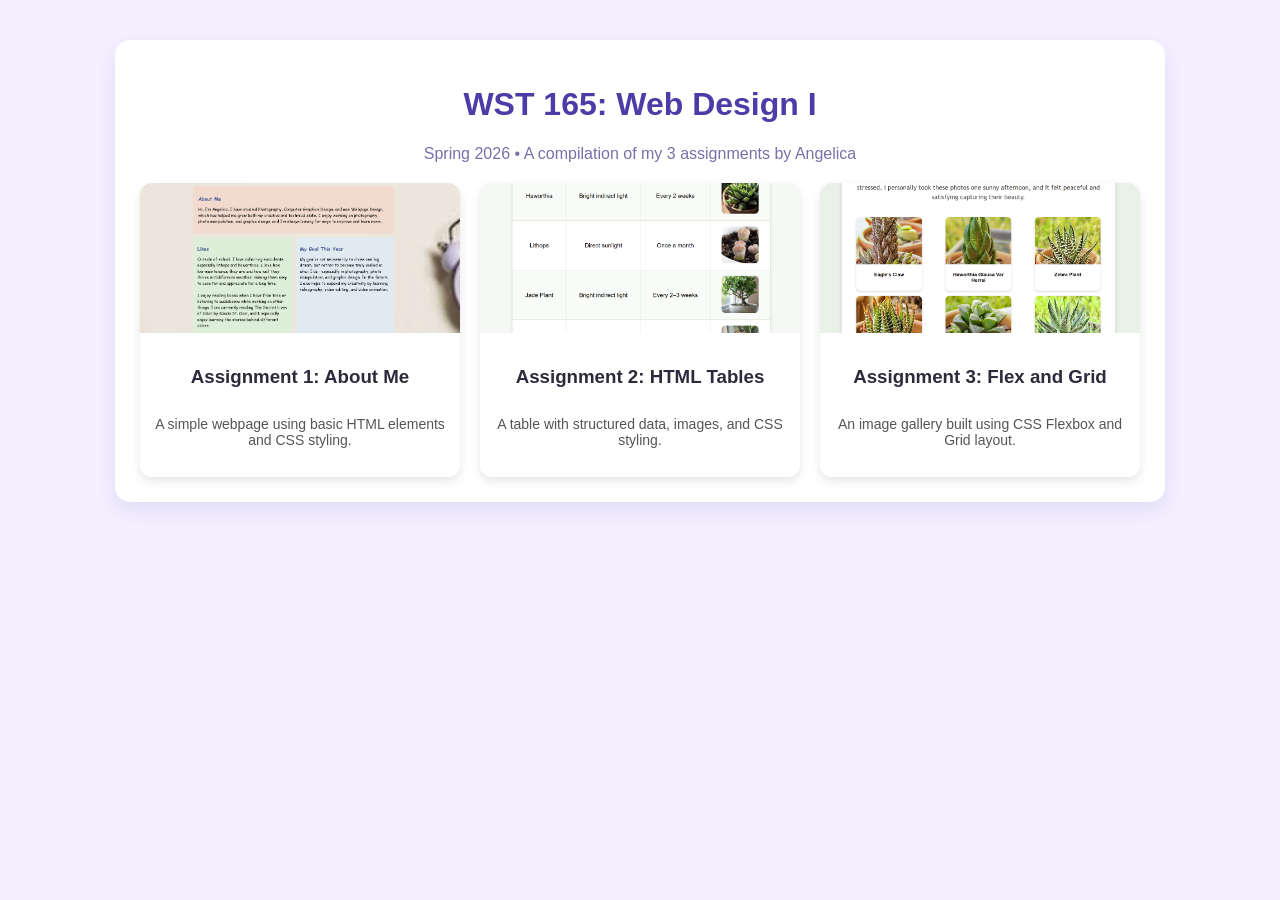
<file: index.html>
<!DOCTYPE html>
<html lang="en">
<head>
  <meta charset="UTF-8">
  <meta name="viewport" content="width=device-width, initial-scale=1.0">
  <title>WST 165 Portfolio</title>
  <link rel="stylesheet" href="FINAL.css">
</head>
<body>

  <div class="main-card">

    <h1>WST 165: Web Design I</h1>
    <p class="subtitle">Spring 2026 • A compilation of my 3 assignments by Angelica</p>

    <div class="gallery">

      <a href="ASSIGNMENT1.html" class="card">
        <img src="FINAL_IMG/ASSIGNMENT1.jpg" alt="Assignment 1">
        <h3>Assignment 1: About Me</h3>
        <p>A simple webpage using basic HTML elements and CSS styling.</p>
      </a>

      <a href="ASSIGNMENT2.html" class="card">
        <img src="FINAL_IMG/ASSIGNMENT2.jpg" alt="Assignment 2">
        <h3>Assignment 2: HTML Tables</h3>
        <p>A table with structured data, images, and CSS styling.</p>
      </a>

      <a href="ASSIGNMENT3.html" class="card">
        <img src="FINAL_IMG/ASSIGNMENT3.jpg" alt="Assignment 3">
        <h3>Assignment 3: Flex and Grid</h3>
        <p>An image gallery built using CSS Flexbox and Grid layout.</p>
      </a>

    </div>

  </div>

</body>
</html>
</file>
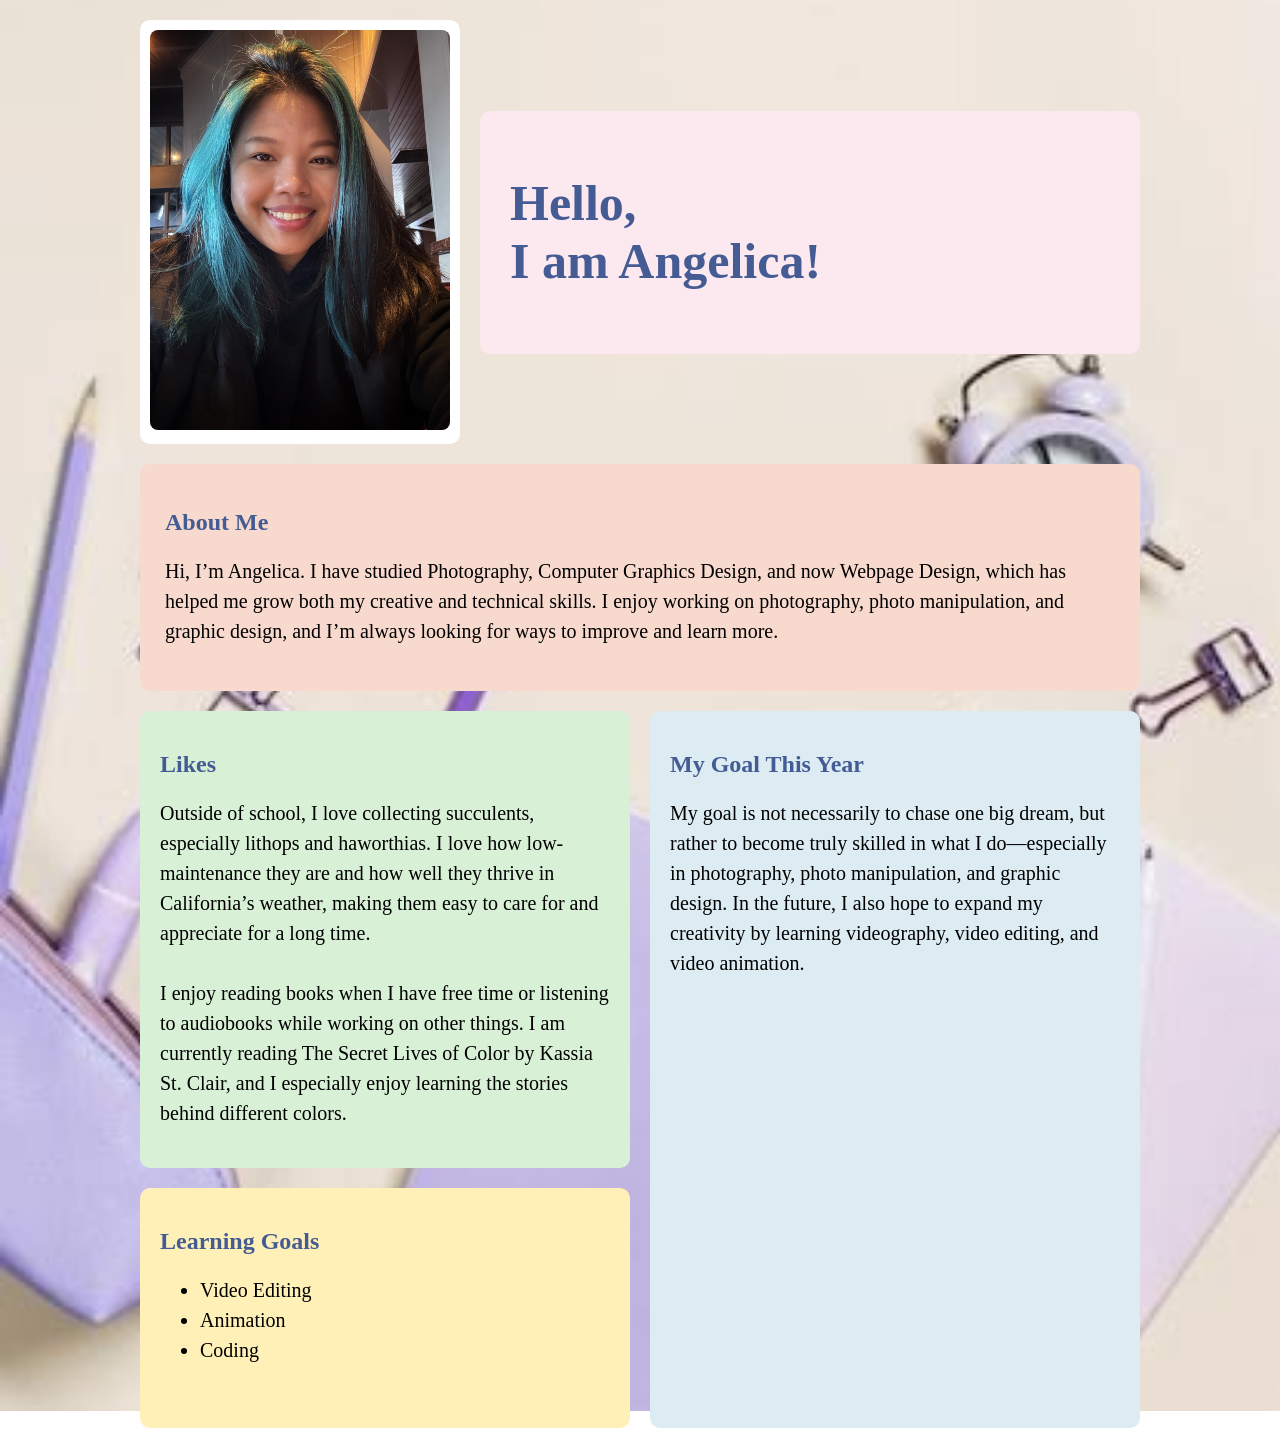
<file: ASSIGNMENT1.html>
<!DOCTYPE html>
<html lang="en">
<head>
    <meta charset="UTF-8">
    <meta name="viewport" content="width=device-width, initial-scale=1.0">
    <title>About Me - Angelica</title>
    <link rel="stylesheet" href="ASSIGNMENT1.css">
</head>
<body>

    <div class="container">

        
        <div class="top-section">
            <div class="photo-box">
                <img src="ASSIGNMENT1_IMG/AnjSelfie.JPG" alt="Angelica">
            </div>

            <div class="intro-box">
                <h1>Hello, <br> I am Angelica!</h1>
            </div>
        </div>

       
        <div class="about-box">
            <h2>About Me</h2>
            <p>
                Hi, I’m Angelica. I have studied Photography, Computer Graphics Design, and 
                now Webpage Design, which has helped me grow both my creative and technical skills.
                I enjoy working on photography, photo manipulation, and graphic design, and 
                I’m always looking for ways to improve and learn more.
            </p>
        </div>

       
        <div class="grid-boxes">

        <div class="small-box likes">
            <h2>Likes</h2>
            <p>
                Outside of school, I love collecting succulents, especially lithops and haworthias. 
                I love how low-maintenance they are and how well they thrive in California’s weather, 
                making them easy to care for and appreciate for a long time. 
                <br>
                <br>
                I enjoy reading books when I have free time or listening to audiobooks while 
                working on other things. 
                I am currently reading The Secret Lives of Color by Kassia St. Clair, and 
                I especially enjoy learning the stories behind different colors.
            </p> 
           
        </div>

            <div class="large-box goals">
                <h2>My Goal This Year</h2>
                <p>
                   My goal is not necessarily to chase one big dream, 
                    but rather to become truly skilled in what I do—especially in photography, 
                    photo manipulation, and graphic design. In the future, 
                    I also hope to expand my creativity by learning videography, video editing, 
                    and video animation.
                </p>
            
            </div>

            <div class="small-box learning">
                <h2>Learning Goals</h2>
                <ul>
                    <li>Video Editing</li>
                    <li>Animation</li>
                    <li>Coding</li>
                </ul>
            </div>

        </div>

    </div>

</body>
</html>
</file>
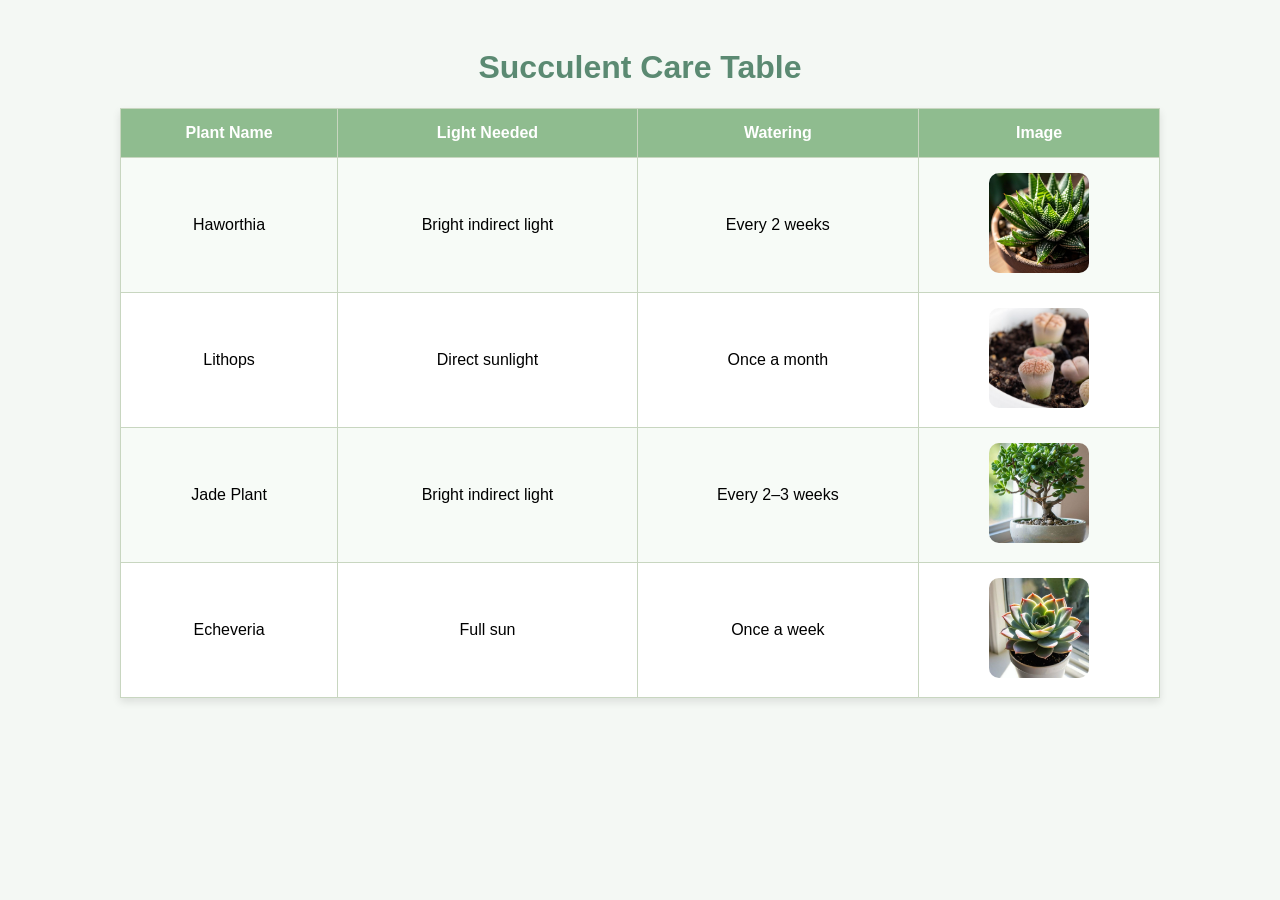
<file: ASSIGNMENT2.html>
<!DOCTYPE html>
<html lang="en">
<head>
    <meta charset="UTF-8">
    <meta name="viewport" content="width=device-width, initial-scale=1.0">
    <title>Succulent Plant Table</title>

    <style>
        body {
            font-family: Arial, sans-serif;
            background-color: #f4f8f4;
            text-align: center;
            padding: 20px;
        }

        h1 {
            color: #5b8a72;
        }

        table {
            width: 85%;
            margin: auto;
            border-collapse: collapse;
            background-color: white;
            box-shadow: 0 4px 8px rgba(0,0,0,0.1);
        }

        th, td {
            border: 1px solid #c8d6c0;
            padding: 15px;
            text-align: center;
        }

        th {
            background-color: #8fbc8f;
            color: white;
        }

        tr:nth-child(even) {
            background-color: #f7fbf7;
        }

        tr:hover {
            background-color: #e6f2e6;
        }

        img {
            width: 100px;
            height: 100px;
            object-fit: cover;
            border-radius: 10px;
        }
    </style>
</head>
<body>

    <h1>Succulent Care Table</h1>

    <table>
        <tr>
            <th>Plant Name</th>
            <th>Light Needed</th>
            <th>Watering</th>
            <th>Image</th>
        </tr>

        <tr>
            <td>Haworthia</td>
            <td>Bright indirect light</td>
            <td>Every 2 weeks</td>
            <td><img src="ASSIGNMENT2_IMG/HAWORTHIA.jpg" alt="Haworthia"></td>
        </tr>

        <tr>
            <td>Lithops</td>
            <td>Direct sunlight</td>
            <td>Once a month</td>
            <td><img src="ASSIGNMENT2_IMG/LITHOPS.jpg" alt="Lithops"></td>
        </tr>

        <tr>
            <td>Jade Plant</td>
            <td>Bright indirect light</td>
            <td>Every 2–3 weeks</td>
            <td><img src="ASSIGNMENT2_IMG/JADE.jpg" alt="Jade Plant"></td>
        </tr>

        <tr>
            <td>Echeveria</td>
            <td>Full sun</td>
            <td>Once a week</td>
            <td><img src="ASSIGNMENT2_IMG/ECHEVERIA.jpg" alt="Echeveria"></td>
        </tr>
    </table>

</body>
</html>
</file>
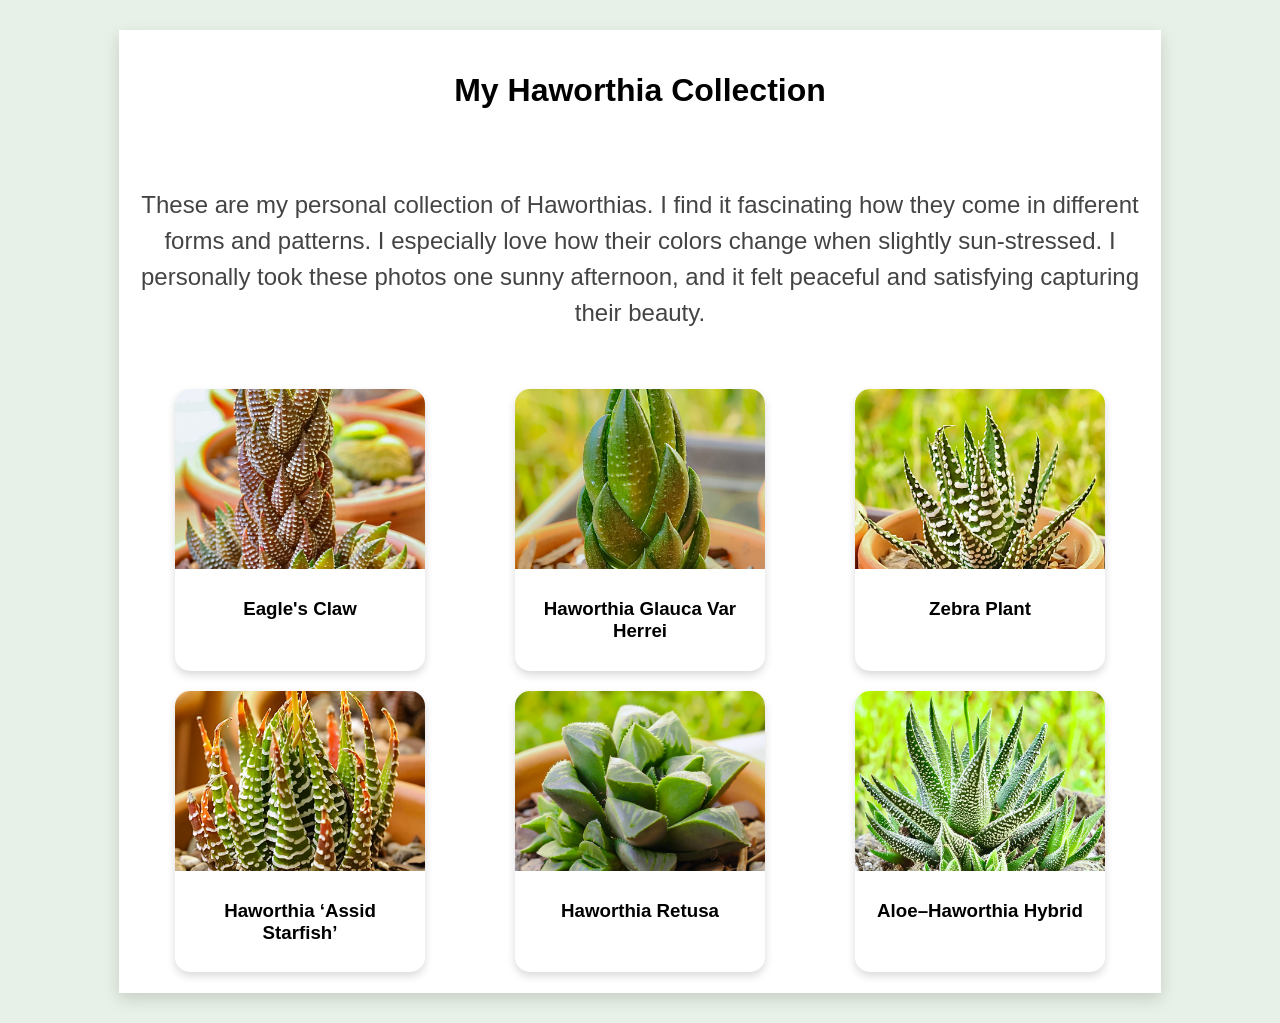
<file: ASSIGNMENT3.html>
<html lang="en">
<head>
  <meta charset="UTF-8" />
  <meta name="viewport" content="width=device-width, initial-scale=1.0" />
  <title>Succulent Gallery</title>
  <link rel="stylesheet" href="ASSIGNMENT3.css" />
</head>
<body>

  <div class="main-card">

    <h1>My Haworthia Collection</h1>

    <div class="intro">
      <p>
        These are my personal collection of Haworthias. I find it fascinating how they come in different forms and patterns. 
        I especially love how their colors change when slightly sun-stressed. I personally took these photos one sunny afternoon, 
        and it felt peaceful and satisfying capturing their beauty.
      </p>
    </div>

    
    <div class="gallery">

      <div class="card" onclick="toggleCard(this)">
        <img src="ASSIGNMENT3_IMG/PLANT%201.JPG" alt="Eagle's Claw">
        <h3>Eagle's Claw</h3>
        <div class="description">Eagle’s Claw Succulent (Haworthiopsis reinwardtii)
          A compact succulent with upright, stacked green leaves covered in raised white spots. 
          Its textured, clustered growth makes it a striking choice for indoor pots and succulent collections.
        </div>
      </div>

      <div class="card" onclick="toggleCard(this)">
        <img src="ASSIGNMENT3_IMG/PLANT%204.JPG" alt="Haworthia Glauca Var Herrei">
        <h3>Haworthia Glauca Var Herrei</h3>
        <div class="description">Haworthia Glauca Var Herrei
          A compact succulent with blue-green, frosted leaves arranged in tight rosettes. 
          Native to South Africa, it is drought-tolerant, low-maintenance, and safe for pets.
        </div>
      </div>

      <div class="card" onclick="toggleCard(this)">
        <img src="ASSIGNMENT3_IMG/PLANT%205.JPG" alt="Zebra Plant">
        <h3>Zebra Plant</h3>
        <div class="description">Zebra Plant (Haworthia fasciata)
          A slow-growing succulent with bold white stripes and a rosette shape. 
          A long-lasting and popular indoor plant.
        </div>
      </div>

      <div class="card" onclick="toggleCard(this)">
        <img src="ASSIGNMENT3_IMG/PLANT%206.JPG" alt="Haworthia ‘Assid Starfish’">
        <h3>Haworthia ‘Assid Starfish’</h3>
        <div class="description">
          A star-shaped succulent with textured leaves that can turn orange under bright light.
        </div>
      </div>

      <div class="card" onclick="toggleCard(this)">
        <img src="ASSIGNMENT3_IMG/PLANT%207.JPG" alt="Haworthia Retusa">
        <h3>Haworthia Retusa</h3>
        <div class="description">
          A compact succulent with translucent “windowed” leaves that absorb light beautifully.
        </div>
      </div>

      <div class="card" onclick="toggleCard(this)">
        <img src="ASSIGNMENT3_IMG/PLANT%2010.JPG" alt="Aloe–Haworthia Hybrid">
        <h3>Aloe–Haworthia Hybrid</h3>
        <div class="description">
          Also known as Hankey Dwarf Aloe. A textured, low-maintenance succulent perfect for beginners.
        </div>
      </div>

    </div>
  </div>

  <script>
    function toggleCard(card) {
      card.classList.toggle('active');
    }
  </script>

</body>
</html>
</file>
<file: FINAL.css>
body {
  background: #f3efff;
  margin: 0;
  padding: 40px;
  font-family: 'Segoe UI', Arial, sans-serif;
  color: #2e2a3b;
}

.main-card {
  max-width: 1000px;
  margin: auto;
  background: #ffffff;
  border-radius: 15px;
  padding: 25px;
  box-shadow: 0 8px 18px rgba(80, 60, 150, 0.1);
}

h1 {
  text-align: center;
  color: #4b3ca7;
}

.subtitle {
  text-align: center;
  color: #7a6fa8;
  margin-bottom: 20px;
}

.gallery {
  display: grid;
  grid-template-columns: repeat(3, 1fr);
  gap: 20px;
}

.card {
  background: #ffffff;
  border-radius: 12px;
  overflow: hidden;
  text-decoration: none;
  color: #2e2a3b;
  box-shadow: 0 4px 10px rgba(0,0,0,0.1);
  transition: transform 0.3s ease;
}

.card:hover {
  transform: scale(1.05);
}

.card img {
  width: 100%;
  height: 150px;
  object-fit: cover;
}

.card h3 {
  padding: 10px;
  text-align: center;
}

.card p {
  padding: 0 12px 15px;
  font-size: 14px;
  text-align: center;
  color: #555;
}

@media (max-width: 800px) {
  .gallery {
    grid-template-columns: repeat(2, 1fr);
  }
}

@media (max-width: 500px) {
  .gallery {
    grid-template-columns: 1fr;
  }
}
</file>
<file: ASSIGNMENT1.css>
body {
    font-family: "Comic Sans MS", cursive;
    margin: 0;
    padding: 20px;

    background-image: url("ASSIGNMENT1_IMG/bgimage.jpg");
    background-size: cover;
    background-position: center;
    background-repeat: no-repeat;
    background-attachment: fixed;
}

.container {
    max-width: 1000px;
    margin: auto;
    display: flex;
    flex-direction: column;
    gap: 20px;
}

/** FLEX **/
.top-section {
    display: flex;
    gap: 20px;
    align-items: center;
}

.photo-box {
    width: 300px;
    background: white;
    padding: 10px;
    border-radius: 10px;
}

.photo-box img {
    width: 100%;
    border-radius: 8px;
}

.intro-box {
    flex: 1;
    background: #fce8ef;
    padding: 30px;
    border-radius: 10px;
}

.intro-box h1 {
    font-size: 50px;
    color: #445b94;
}

.about-box {
    background: #f7d9cd;
    padding: 25px;
    border-radius: 10px;
}


.grid-boxes {
    display: grid;
    grid-template-columns: 1fr 1fr;
    gap: 20px;
}

.small-box,
.large-box {
    padding: 20px;
    border-radius: 10px;
    min-height: 200px;
}

.likes {
    background: #d8f0d6;
}

.learning{
    background: #fff0b8;
}

.goals {
    background: #dcecf2;
    grid-row: span 2;
}

h2 {
    color: #445b94;
}

li {
    font-size: 20px;
    line-height: 1.5;
}

p {
    font-size: 20px;
    line-height: 1.5;
}
</file>
<file: ASSIGNMENT3.css>
body {
  background: #e8f1e7;
  background-attachment: fixed;
  padding: 22px;
  font-family: Arial, sans-serif;
}

h1 {
  text-align: center;
  margin-bottom: 20px;
}

.gallery {
  display: grid;
  grid-template-columns: repeat(3, 1fr);
  gap: 20px;
  justify-items: center;
}

.main-card {
  max-width: 1000px;
  margin: auto;
  background: white;
  padding: 20px;
  border: 1px solid rgba(255,255,255,0.4);
  box-shadow: 0 6px 15px rgba(0,0,0,0.15);

  display: flex;
  flex-direction: column;
  gap: 34px;
}

.intro {
  text-align: center;
  font-size: 24px;
  font-family: 'Trebuchet MS', Arial, sans-serif;
  color: #444;
  line-height: 1.5;
}

.card {
  background: #ffffff;
  width: 100%;
  max-width: 250px;
  border-radius: 15px;
  overflow: hidden;
  box-shadow: 0 4px 8px rgba(0,0,0,0.15);
  cursor: pointer;
  transition: transform 0.3s ease, box-shadow 0.3s ease;
  position: relative;
}

.card:hover {
  transform: scale(1.03);
}

.card.active {
  transform: scale(1.1);
  z-index: 10;
  box-shadow: 0 8px 18px rgba(0,0,0,0.25);
}

.card img {
  width: 100%;
  height: 180px;
  object-fit: cover;    
  object-position: center; 
}

.card h3 {
  padding: 10px;
  text-align: center;
}

.description {
  max-height: 0;
  overflow: hidden;
  padding: 0 15px;
  transition: max-height 0.4s ease, padding 0.4s ease;
}

.card.active .description {
  max-height: 120px;
  padding: 10px 15px 15px;
  overflow-y: auto; 
}
</file>
